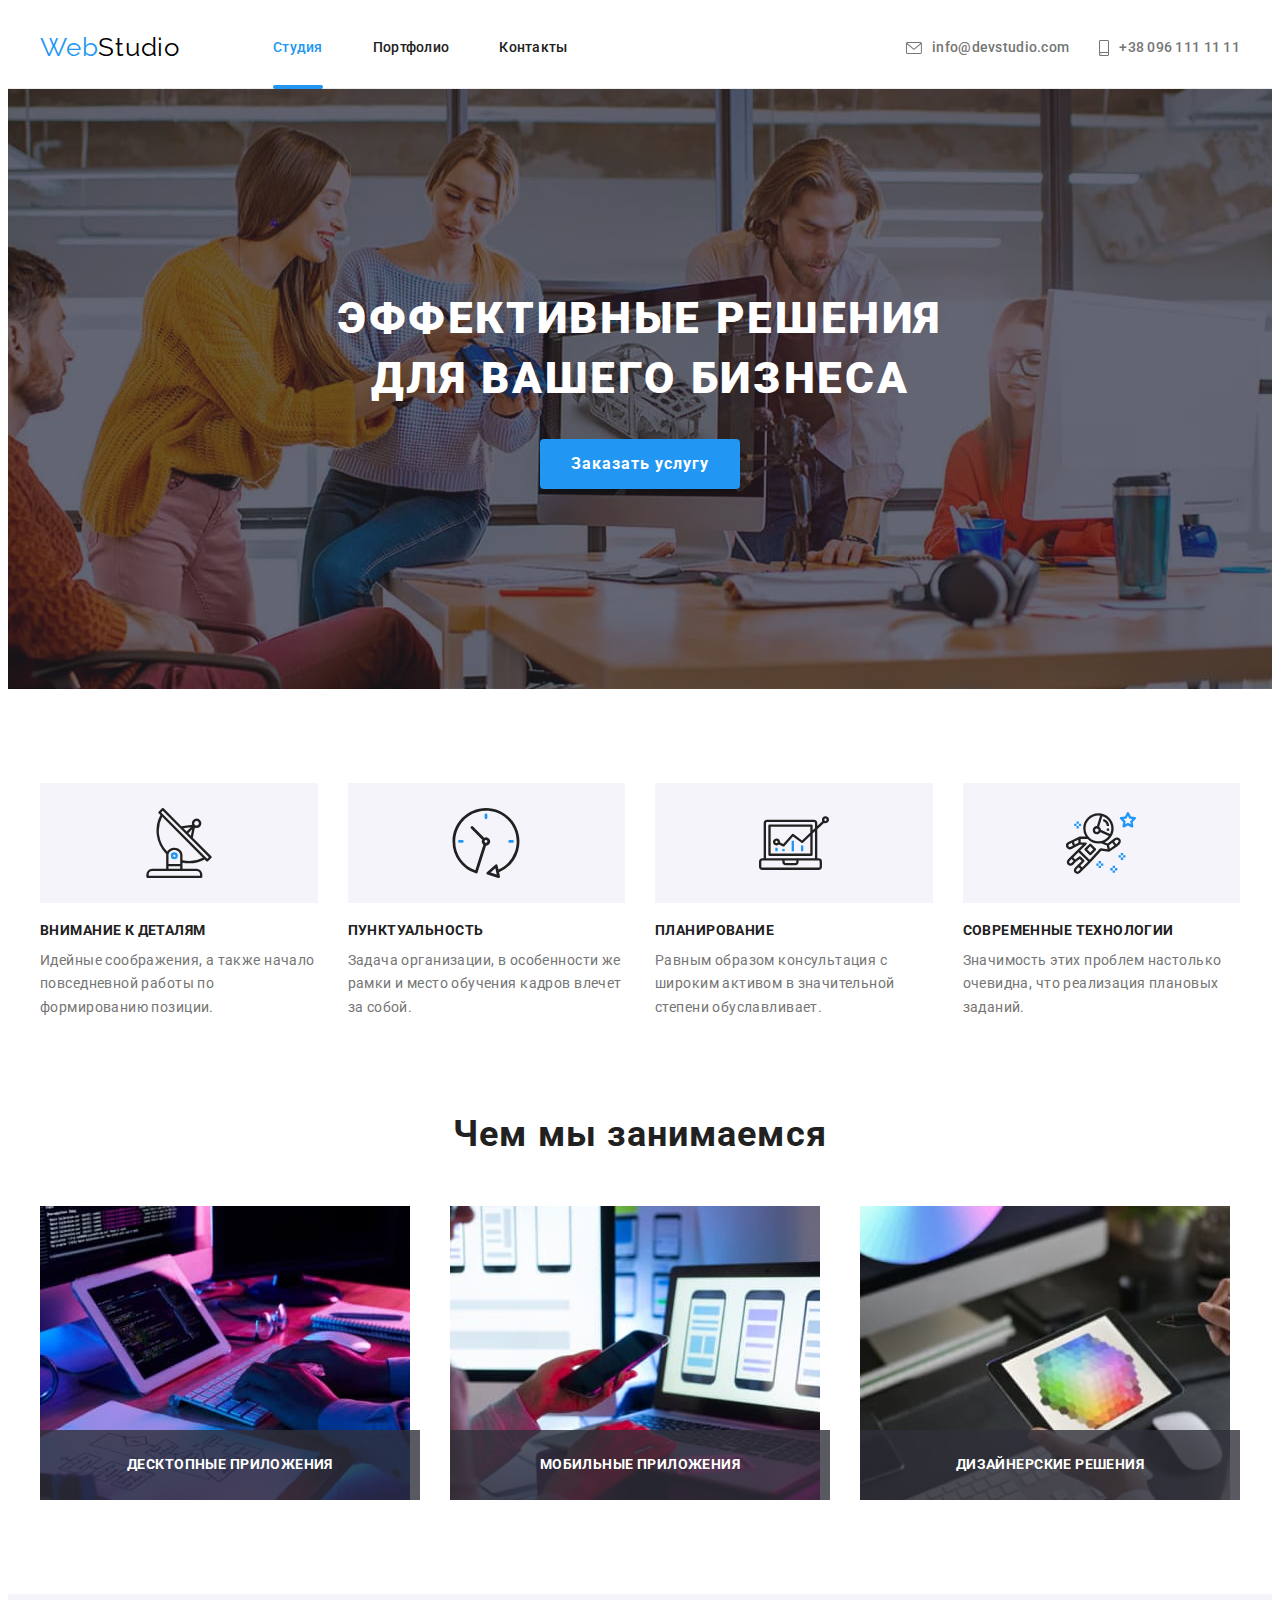
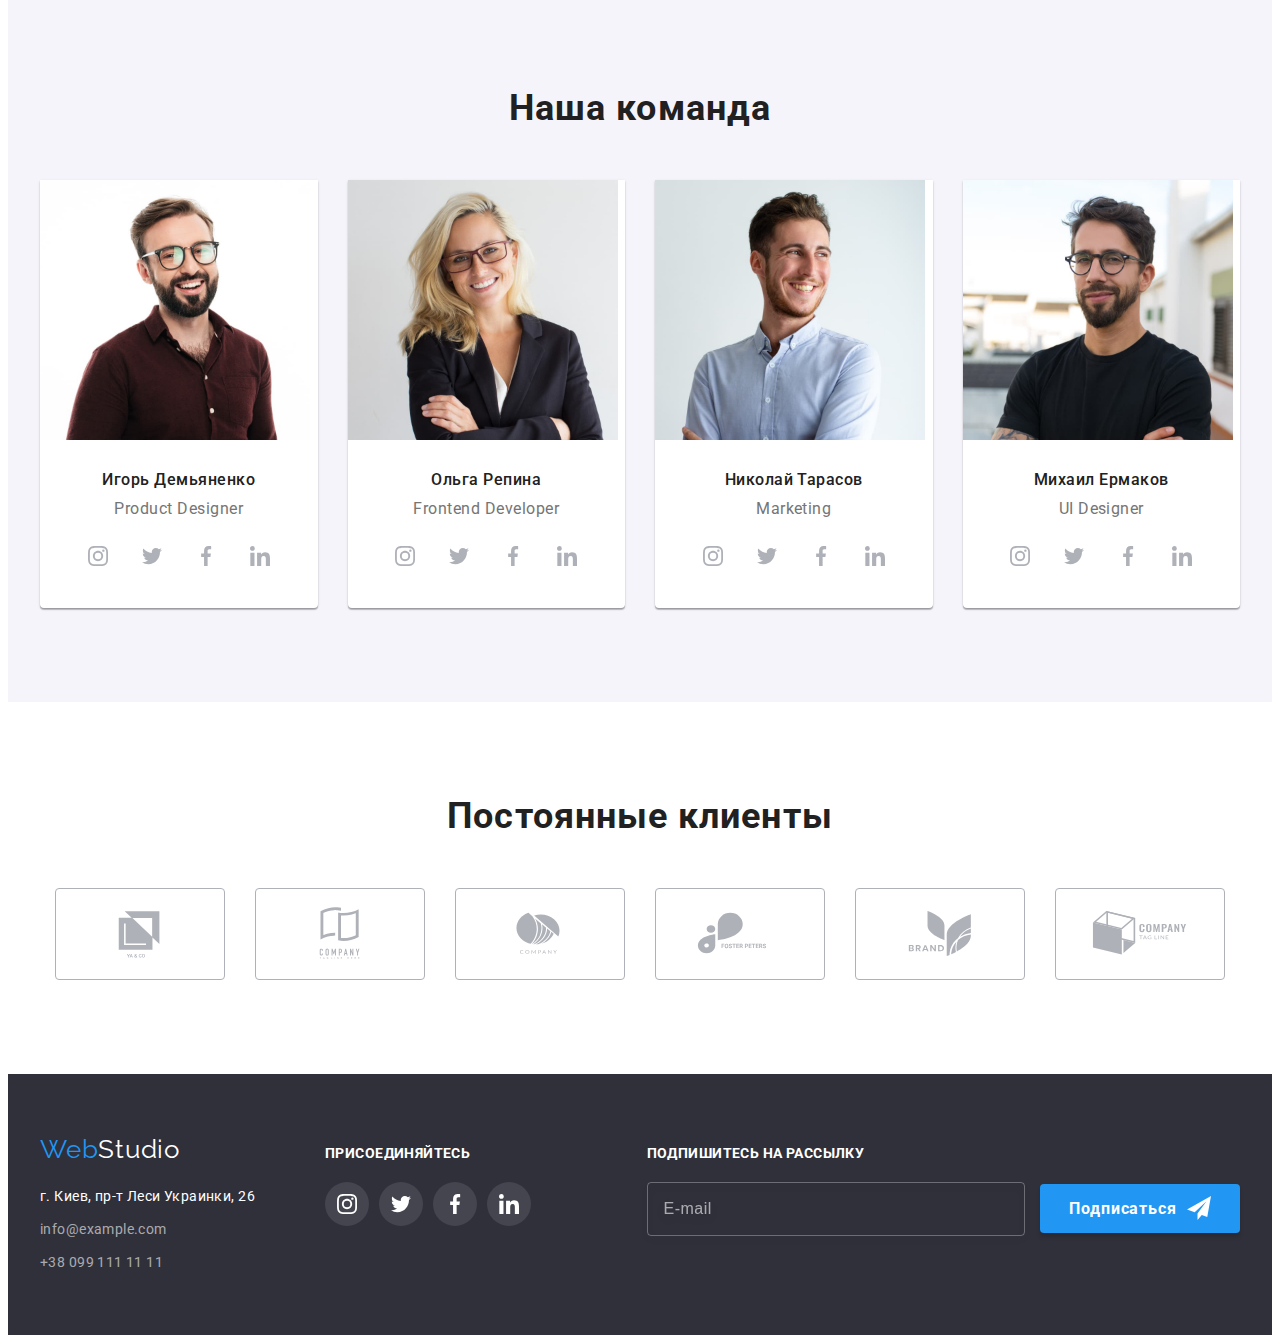
<file: index.html>
<!DOCTYPE html>
<html lang="ru">

<head>
    <meta charset="UTF-8">
    <meta http-equiv="X-UA-Compatible" content="IE=edge">
    <meta name="viewport" content="width=device-width, initial-scale=1.0">
    <title>WebStudio</title>
    <link rel="preconnect" href="https://fonts.gstatic.com">
    <link
        href="https://fonts.googleapis.com/css2?family=Raleway:wght@700&family=Roboto:wght@400;500;700;900&display=swap"
        rel="stylesheet">
    <link rel="stylesheet" href="https://cdnjs.cloudflare.com/ajax/libs/modern-normalize/1.1.0/modern-normalize.min.css"
        integrity="sha512-wpPYUAdjBVSE4KJnH1VR1HeZfpl1ub8YT/NKx4PuQ5NmX2tKuGu6U/JRp5y+Y8XG2tV+wKQpNHVUX03MfMFn9Q=="
        crossorigin="anonymous" referrerpolicy="no-referrer" />
    <link rel="stylesheet" href="https://cdnjs.cloudflare.com/ajax/libs/animate.css/4.1.1/animate.min.css" />
    <link rel="stylesheet" href="./CSS/style.css">
</head>

<body>

    <!-- Шапка -->
    <header class="hat">
        <div class="conteiner header">
            <nav class="hat-nav">
                <a class="logo link animate__heartBeat" href="./">
                    Web<span class="logo-accent-hat">Studio</span>
                </a>
                <ul class="menu list">
                    <li class="menu-item">
                        <a class="menu-link select link" href="./index.html">Студия</a>
                    </li>
                    <li class="menu-item">
                        <a class="menu-link link" href="./portfolio.html">Портфолио</a>
                    </li>
                    <li class="menu-item">
                        <a class="menu-link link" href="#">Контакты</a>
                    </li>
                </ul>
            </nav>
            <ul class="hat-list list">
                <li class="hat-list-item">
                    <a class="contact-list-link link" href="mailto:info@devstudio.com">
                        <svg width="16" height="12" class="hat-icon">
                            <use href="./images/icons.svg#icon-envelope"></use>
                        </svg>

                        info@devstudio.com
                    </a>
                </li>
                <li class="hat-list-item">
                    <a class="contact-list-link link" href="tel:+380961111111">
                        <svg width="10" height="16" class="hat-icon">
                            <use href="./images/icons.svg#icon-smartphone"></use>
                        </svg>
                        +38 096 111 11 11
                    </a>
                </li>
            </ul>
        </div>
    </header>

    <main>
        <!-- Секція Герой -->
        <section class="hero">
            <div class="conteiner">
                <h1 class="hero-title">Эффективные решения для вашего бизнеса</h1>
                <button class="common-btn" type="button" data-modal-open>Заказать услугу</button>
            </div>
        </section>

        <!-- Секція Особливості -->
        <section class="feature section">
            <div class="conteiner">
                <h2 class="visually-hidden">Особенности</h2>
                <ul class="feature-list list">
                    <li class="feature-item">
                        <div class="feature-icon-bg">
                            <svg width="70" height="70">
                                <use href="./images/icons.svg#icon-antenna"></use>
                            </svg>
                        </div>

                        <h3 class="feature-item-title">Внимание к деталям</h3>
                        <p class="paragraph">Идейные соображения, а также начало повседневной работы по формированию
                            позиции.</p>
                    </li>
                    <li class="feature-item">
                        <div class="feature-icon-bg">
                            <svg width="70" height="70">
                                <use href="./images/icons.svg#icon-clock"></use>
                            </svg>
                        </div>

                        <h3 class="feature-item-title">Пунктуальность</h3>
                        <p class="paragraph">Задача организации, в особенности же рамки и место обучения кадров влечет
                            за
                            собой.
                        </p>
                    </li>
                    <li class="feature-item">
                        <div class="feature-icon-bg">
                            <svg width="70" height="70">
                                <use href="./images/icons.svg#icon-diagram"></use>
                            </svg>
                        </div>

                        <h3 class="feature-item-title">Планирование</h3>
                        <p class="paragraph">Равным образом консультация с широким активом в значительной степени
                            обуславливает.
                        </p>
                    </li>
                    <li class="feature-item">
                        <div class="feature-icon-bg">
                            <svg width="70" height="70">
                                <use href="./images/icons.svg#icon-astronaut"></use>
                            </svg>
                        </div>

                        <h3 class="feature-item-title">Современные технологии</h3>
                        <p class="paragraph">Значимость этих проблем настолько очевидна, что реализация плановых
                            заданий.
                        </p>
                    </li>
                </ul>
            </div>

        </section>

        <!-- Секція Приклади робіт -->
        <section class="examples">
            <div class="conteiner">
                <h2 class="section-title">Чем мы занимаемся</h2>
                <ul class="examples-list list">
                    <li class="examples-list-item">
                        <div class="example-thumb">
                            <img class="examples-img" src="./images/box_1.jpg" alt="Структурный набор кода" width="370"
                                height="294">
                            <h3 class="item-name">Десктопные приложения</h3>
                        </div>
                    </li>

                    <li class="examples-list-item">
                        <div class="example-thumb">
                            <img class="examples-img" src="./images/box_2.jpg" alt="Создания панели меню на смартфоне"
                                width="370" height="294">
                            <h3 class="item-name">Мобильные приложения</h3>
                        </div>
                    </li>

                    <li class="examples-list-item">
                        <div class="example-thumb">
                            <img class="examples-img" src="./images/box_3.jpg" alt="Выбор цвета фона на планшете"
                                width="370" height="294">
                            <h3 class="item-name">Дизайнерские решения</h3>
                        </div>
                    </li>
                </ul>
            </div>

        </section>

        <!-- Секція Команда -->
        <section class="team section">
            <div class="conteiner">
                <h2 class="section-title">Наша команда</h2>
                <ul class="team-list list">
                    <li class="team-list-item">
                        <img src="./images/img_team_card_1.jpg" alt="Фото учасника команды" width="270" height="260">
                        <div class="card-name">
                            <h3 class="team-member card">Игорь Демьяненко</h3>
                            <p class="prof card" lang="en">Product Designer</p>

                            <ul class="list-icon list">
                                <li class="item-icon">
                                    <a href="#" class="link-icon">
                                        <svg width="20" height="20" class="logo-icon">
                                            <use href="./images/icons.svg#icon-instagram"></use>
                                        </svg>
                                    </a>
                                </li>
                                <li class="item-icon">
                                    <a href="#" class="link-icon">
                                        <svg width="20" height="20" class="logo-icon">
                                            <use href="./images/icons.svg#icon-twitter"></use>
                                        </svg>
                                    </a>
                                </li>
                                <li class="item-icon">
                                    <a href="#" class="link-icon">
                                        <svg width="20" height="20" class="logo-icon">
                                            <use href="./images/icons.svg#icon-facebook"></use>
                                        </svg>
                                    </a>
                                </li>
                                <li class="item-icon">
                                    <a href="#" class="link-icon">
                                        <svg width="20" height="20" class="logo-icon">
                                            <use href="./images/icons.svg#icon-linkedin"></use>
                                        </svg>
                                    </a>
                                </li>
                            </ul>
                        </div>

                    </li>
                    <li class="team-list-item">
                        <img src="./images/img_team_card_2.jpg" alt="Фото учасника команды" width="270" height="260">
                        <div class="card-name">
                            <h3 class="team-member card">Ольга Репина</h3>
                            <p class="prof card" lang="en">Frontend Developer</p>
                            <ul class="list-icon list">
                                <li class="item-icon">
                                    <a href="#" class="link-icon">
                                        <svg width="20" height="20" class="logo-icon">
                                            <use href="./images/icons.svg#icon-instagram"></use>
                                        </svg>
                                    </a>
                                </li>
                                <li class="item-icon">
                                    <a href="#" class="link-icon">
                                        <svg width="20" height="20" class="logo-icon">
                                            <use href="./images/icons.svg#icon-twitter"></use>
                                        </svg>
                                    </a>
                                </li>
                                <li class="item-icon">
                                    <a href="#" class="link-icon">
                                        <svg width="20" height="20" class="logo-icon">
                                            <use href="./images/icons.svg#icon-facebook"></use>
                                        </svg>
                                    </a>
                                </li>
                                <li class="item-icon">
                                    <a href="#" class="link-icon">
                                        <svg width="20" height="20" class="logo-icon">
                                            <use href="./images/icons.svg#icon-linkedin"></use>
                                        </svg>
                                    </a>
                                </li>
                            </ul>
                        </div>

                    </li>
                    <li class="team-list-item">
                        <img src="./images/img_team_card_3.jpg" alt="Фото учасника команды" width="270" height="260">
                        <div class="card-name">
                            <h3 class="team-member card">Николай Тарасов</h3>
                            <p class="prof card" lang="en">Marketing</p>
                            <ul class="list-icon list">
                                <li class="item-icon">
                                    <a href="#" class="link-icon">
                                        <svg width="20" height="20" class="logo-icon">
                                            <use href="./images/icons.svg#icon-instagram"></use>
                                        </svg>
                                    </a>
                                </li>
                                <li class="item-icon">
                                    <a href="#" class="link-icon">
                                        <svg width="20" height="20" class="logo-icon">
                                            <use href="./images/icons.svg#icon-twitter"></use>
                                        </svg>
                                    </a>
                                </li>
                                <li class="item-icon">
                                    <a href="#" class="link-icon">
                                        <svg width="20" height="20" class="logo-icon">
                                            <use href="./images/icons.svg#icon-facebook"></use>
                                        </svg>
                                    </a>
                                </li>
                                <li class="item-icon">
                                    <a href="#" class="link-icon">
                                        <svg width="20" height="20" class="logo-icon">
                                            <use href="./images/icons.svg#icon-linkedin"></use>
                                        </svg>
                                    </a>
                                </li>
                            </ul>
                        </div>

                    </li>
                    <li class="team-list-item">
                        <img src="./images/img_team_card_4.jpg" alt="Фото учасника команды" width="270" height="260">
                        <div class="card-name">
                            <h3 class="team-member card">Михаил Ермаков</h3>
                            <p class="prof card" lang="en">UI Designer</p>
                            <ul class="list-icon list">
                                <li class="item-icon">
                                    <a href="#" class="link-icon">
                                        <svg width="20" height="20" class="logo-icon">
                                            <use href="./images/icons.svg#icon-instagram"></use>
                                        </svg>
                                    </a>
                                </li>
                                <li class="item-icon">
                                    <a href="#" class="link-icon">
                                        <svg width="20" height="20" class="logo-icon">
                                            <use href="./images/icons.svg#icon-twitter"></use>
                                        </svg>
                                    </a>
                                </li>
                                <li class="item-icon">
                                    <a href="#" class="link-icon">
                                        <svg width="20" height="20" class="logo-icon">
                                            <use href="./images/icons.svg#icon-facebook"></use>
                                        </svg>
                                    </a>
                                </li>
                                <li class="item-icon">
                                    <a href="#" class="link-icon">
                                        <svg width="20" height="20" class="logo-icon">
                                            <use href="./images/icons.svg#icon-linkedin"></use>
                                        </svg>
                                    </a>
                                </li>
                            </ul>
                        </div>

                    </li>
                </ul>
            </div>
        </section>

        <!-- Секція Постійні клієнти -->
        <section class="customers section">
            <div class="conteiner">
                <h2 class="section-title">Постоянные клиенты</h2>
                <ul class="list-icon list">
                    <li class="logo-item">
                        <a href="#" class="logo-link">
                            <svg width="106" height="60" class="logo-icon">
                                <use href="./images/icons.svg#icon-Logo_1"></use>
                            </svg>
                        </a>
                    </li>
                    <li class="logo-item">
                        <a href="#" class="logo-link">
                            <svg width="106" height="60" class="logo-icon">
                                <use href="./images/icons.svg#icon-Logo_2"></use>
                            </svg>
                        </a>
                    </li>
                    <li class="logo-item">
                        <a href="#" class="logo-link">
                            <svg width="106" height="60" class="logo-icon">
                                <use href="./images/icons.svg#icon-Logo_3"></use>
                            </svg>
                        </a>
                    </li>
                    <li class="logo-item">
                        <a href="#" class="logo-link">
                            <svg width="106" height="60" class="logo-icon">
                                <use href="./images/icons.svg#icon-Logo_4"></use>
                            </svg>
                        </a>
                    </li>
                    <li class="logo-item">
                        <a href="#" class="logo-link">
                            <svg width="106" height="60" class="logo-icon">
                                <use href="./images/icons.svg#icon-Logo_5"></use>
                            </svg>
                        </a>
                    </li>
                    <li class="logo-item">
                        <a href="#" class="logo-link">
                            <svg width="106" height="60" class="logo-icon">
                                <use href="./images/icons.svg#icon-Logo_6"></use>
                            </svg>
                        </a>
                    </li>
                </ul>
            </div>
        </section>
    </main>

    <!-- Підвал -->
    <footer class="lowerPart">
        <div class="conteiner footer-column">
            <div class="footer-cont">
                <a class="logo link" href="./">Web<span class="logo-accent-footer">Studio</span> </a>
                <address class="contacts">
                    <p class="add">г. Киев, пр-т Леси Украинки, 26</p>
                    <ul class="contact-list list">
                        <li class="contact-list-item">
                            <a class="contact-list-link link" href="mailto:info@example.com">info@example.com</a>
                        </li>
                        <li class="contact-list-item">
                            <a class="contact-list-link link" href="tel:+380991111111">+38 099 111 11 11</a>
                        </li>
                    </ul>
                </address>
            </div>
            <div class="footer-soc-icon">
                <p class="footer-par">присоединяйтесь</p>
                <ul class="list-icon list">
                    <li class="item-icon">
                        <a href="#" class="link-icon lower">
                            <svg width="20" height="20" class="logo-icon">
                                <use href="./images/icons.svg#icon-instagram"></use>
                            </svg>
                        </a>
                    </li>
                    <li class="item-icon">
                        <a href="#" class="link-icon lower">
                            <svg width="20" height="20" class="logo-icon">
                                <use href="./images/icons.svg#icon-twitter"></use>
                            </svg>
                        </a>
                    </li>
                    <li class="item-icon">
                        <a href="#" class="link-icon lower">
                            <svg width="20" height="20" class="logo-icon">
                                <use href="./images/icons.svg#icon-facebook"></use>
                            </svg>
                        </a>
                    </li>
                    <li class="item-icon">
                        <a href="#" class="link-icon lower">
                            <svg width="20" height="20" class="logo-icon">
                                <use href="./images/icons.svg#icon-linkedin"></use>
                            </svg>
                        </a>
                    </li>
                </ul>
            </div>

            <form class="footer-form" method="POST">
                <p class="footer-form-title">Подпишитесь на рассылку</p>
                <input type="email" name="user-mail" class="footer-form-mail" placeholder="E-mail" required>
                <button type="submit" class="footer-form-button common-btn">
                    Подписаться
                    <svg width="24" height="24" class="footer-form-icon">
                        <use href="./images/icons.svg#icon_send"></use>
                    </svg>
                </button>

            </form>

        </div>

    </footer>

    <div class="backdrop is-hidden" data-modal>
        <div class="modal-window">
            <form action="#" class="modal-form">
                <p class="modal-form-title">Оставьте свои данные, мы вам перезвоним</p>
                <label class="modal-label">
                    Имя
                    <span class="input-wrapper">
                        <input type="text" name="user_name" class="modal-field" required minlength="2"
                            pattern="[a-zA-Zа-яёА-ЯЁ]+" title="Имя должно содержать символы кирилицы или латиницы">
                        <svg width="18" height="18" class="modal-field-icon">
                            <use href="./images/icons.svg#icon-person"></use>
                        </svg>
                    </span>
                </label>
                <label class="modal-label">
                    Телефон
                    <span class="input-wrapper">
                        <input type="tel" name="user_phone" class="modal-field" required
                            pattern="[0-9]{3}-[0-9]{3}-[0-9]{2}-[0-9]{2}" title="097-000-00-00">
                        <svg width="18" height="18" class="modal-field-icon">
                            <use href="./images/icons.svg#icon-phone_black"></use>
                        </svg>
                    </span>
                </label>
                <label class="modal-label">
                    Почта
                    <span class="input-wrapper">
                        <input type="email" name="user_mail" class="modal-field">
                        <svg width="18" height="18" class="modal-field-icon">
                            <use href="./images/icons.svg#icon-email_black"></use>
                        </svg>
                    </span>
                </label>
                <label class="modal-label">
                    Комментарий
                    <textarea name="user_comments" class="modal-area" placeholder="Введите текст"></textarea>
                </label>

                <input class="modal-form-checkbox visually-hidden" type="checkbox" name="user_check"
                    id="agrees_to_the_terms" required>
                <label class="agree-label" for="agrees_to_the_terms">Соглашаюсь с рассылкой и
                    принимаю&nbsp<a href="#" class="modal-form-checkbox-link">Условия договора</a></label>

                <button type="submit" class="modal-form-btn common-btn">Отправить</button>
            </form>
            <button type="button" class="close-button" data-modal-close>
                <svg width="11" height="11" class="modal-close-icon">
                    <use href="./images/icons.svg#icon-close"></use>
                </svg>
            </button>

        </div>
    </div>
    <script src="./JS/modal.js"></script>
</body>

</html>
</file>
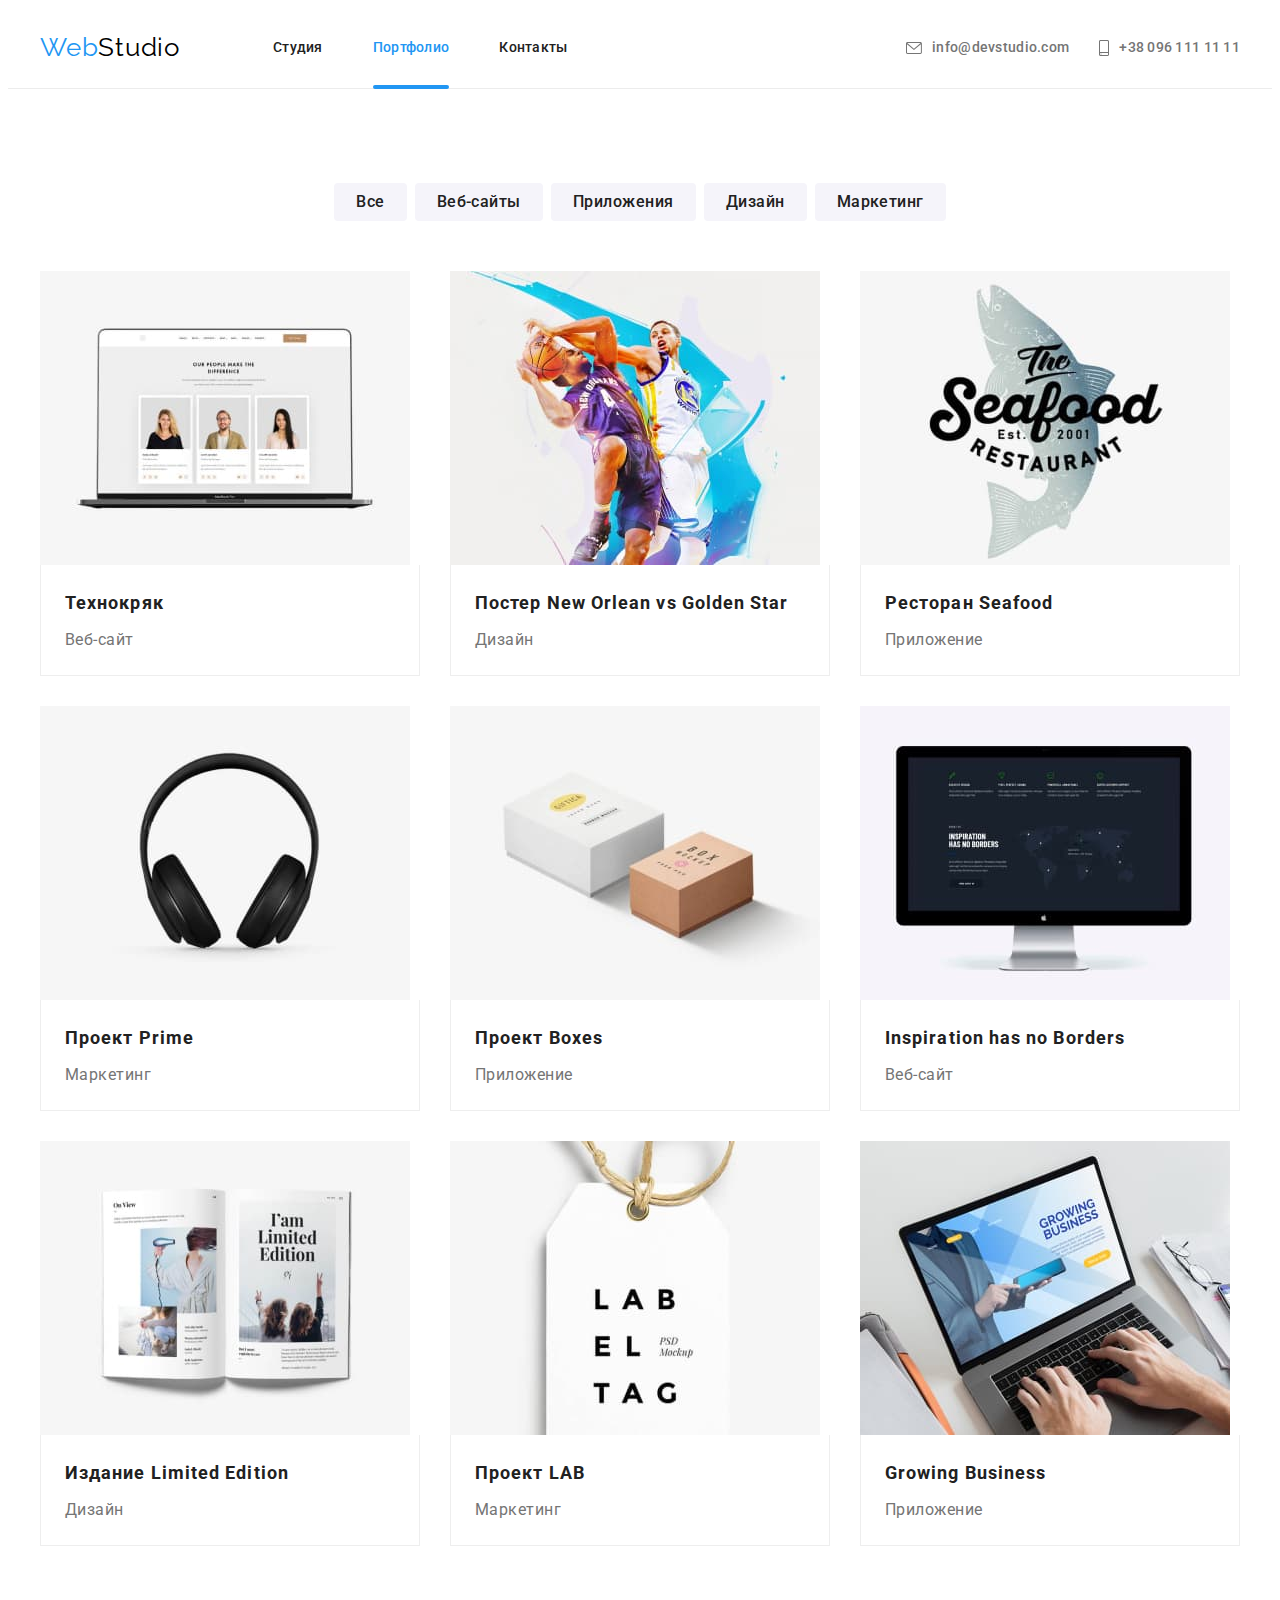
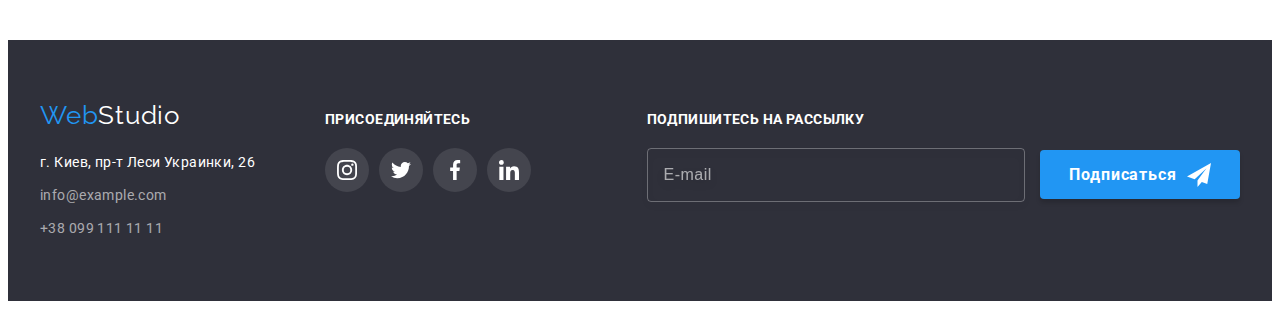
<file: portfolio.html>
<!DOCTYPE html>
<html lang="ru">

<head>
    <meta charset="UTF-8">
    <meta http-equiv="X-UA-Compatible" content="IE=edge">
    <meta name="viewport" content="width=device-width, initial-scale=1.0">
    <title>Portfolio</title>
    <link rel="preconnect" href="https://fonts.gstatic.com">
    <link
        href="https://fonts.googleapis.com/css2?family=Raleway:wght@700&family=Roboto:wght@400;500;700;900&display=swap"
        rel="stylesheet">
    <link rel="stylesheet" href="https://cdnjs.cloudflare.com/ajax/libs/modern-normalize/1.1.0/modern-normalize.min.css"
        integrity="sha512-wpPYUAdjBVSE4KJnH1VR1HeZfpl1ub8YT/NKx4PuQ5NmX2tKuGu6U/JRp5y+Y8XG2tV+wKQpNHVUX03MfMFn9Q=="
        crossorigin="anonymous" referrerpolicy="no-referrer" />
    <link rel="stylesheet" href="./CSS/style.css">
</head>

<body>

    <!-- Шапка -->
    <header class="hat">
        <div class="conteiner header">
            <nav class="hat-nav">
                <a class="logo link" href="./">
                    Web<span class="logo-accent-hat">Studio</span>
                </a>
                <ul class="menu list">
                    <li class="menu-item">
                        <a class="menu-link link" href="./index.html">Студия</a>
                    </li>
                    <li class="menu-item">
                        <a class="menu-link select link" href="./portfolio.html">Портфолио</a>
                    </li>
                    <li class="menu-item">
                        <a class="menu-link link" href="#">Контакты</a>
                    </li>
                </ul>
            </nav>
            <ul class="hat-list list">
                <li class="hat-list-item">
                    <a class="contact-list-link link" href="mailto:info@devstudio.com">
                        <svg width="16" height="12" class="hat-icon">
                            <use href="./images/icons.svg#icon-envelope"></use>
                        </svg>

                        info@devstudio.com
                    </a>
                </li>
                <li class="hat-list-item">
                    <a class="contact-list-link link" href="tel:+380961111111">
                        <svg width="10" height="16" class="hat-icon">
                            <use href="./images/icons.svg#icon-smartphone"></use>
                        </svg>
                        +38 096 111 11 11
                    </a>
                </li>
            </ul>
        </div>
    </header>

    <main>
        <section class="portfolio section conteiner">
            <h1 class="visually-hidden">Портфолио</h1>
            <ul class="filter-list list">
                <li class="filter-item">
                    <button class="filter-button" type="button">Все</button>
                </li>
                <li class="filter-item">
                    <button class="filter-button" type="button">Веб-сайты</button>
                </li>
                <li class="filter-item">
                    <button class="filter-button" type="button">Приложения</button>
                </li>
                <li class="filter-item">
                    <button class="filter-button" type="button">Дизайн</button>
                </li>
                <li class="filter-item">
                    <button class="filter-button" type="button">Маркетинг</button>
                </li>
            </ul>

            <ul class="port-list list">
                <li class="port-item">
                    <a class="port-link link" href="#">
                        <div class="wrapper">
                            <img class="port-img" src="./images/images_portfolio/tehno.jpg" alt="Веб-сайт на ноутбуке"
                                width="370" height="294">
                            <div class="box-overlay">
                                <p class="overlay">Технокряк это современная площадка распространения коронавируса.
                                    Компании
                                    используют эту платформу для цифрового шпионажа и атак на защищённые сервера
                                    конкурентов.</p>
                            </div>
                        </div>

                        <div class="port-title">
                            <h2 class="port-head">Технокряк</h2>
                            <p class="port-disc">Веб-сайт</p>
                        </div>

                    </a>
                </li>
                <li class="port-item">
                    <a class="port-link link" href="#">
                        <div class="wrapper">
                            <img class="port-img" src="./images/images_portfolio/poster.jpg"
                                alt="Два баскетболиста с мячом" width="370" height="294">
                            <div class="box-overlay">
                                <p class="overlay">Технокряк это современная площадка распространения коронавируса.
                                    Компании
                                    используют эту платформу для цифрового шпионажа и атак на защищённые сервера
                                    конкурентов.</p>
                            </div>
                        </div>
                        <div class="port-title">
                            <h2 class="port-head">Постер <span lang="en">New Orlean vs Golden Star</span> </h2>
                            <p class="port-disc">Дизайн</p>
                        </div>

                    </a>
                </li>
                <li class="port-item">
                    <a class="port-link link" href="#">
                        <div class="wrapper">
                            <img class="port-img" src="./images/images_portfolio/seafood.jpg" alt="Эмблема ресторана"
                                width="370" height="294">
                            <div class="box-overlay">
                                <p class="overlay">Технокряк это современная площадка распространения коронавируса.
                                    Компании
                                    используют эту платформу для цифрового шпионажа и атак на защищённые сервера
                                    конкурентов.</p>
                            </div>
                        </div>
                        <div class="port-title">
                            <h2 class="port-head">Ресторан <span lang="en">Seafood</span> </h2>
                            <p class="port-disc">Приложение</p>
                        </div>

                    </a>
                </li>
                <li class="port-item">
                    <a class="port-link link" href="#">
                        <div class="wrapper">
                            <img class="port-img" src="./images/images_portfolio/prime.jpg" alt="Наушники" width="370"
                                height="294">
                            <div class="box-overlay">
                                <p class="overlay">Технокряк это современная площадка распространения коронавируса.
                                    Компании
                                    используют эту платформу для цифрового шпионажа и атак на защищённые сервера
                                    конкурентов.</p>
                            </div>
                        </div>
                        <div class="port-title">
                            <h2 class="port-head">Проект <span lang="en">Prime</span></h2>
                            <p class="port-disc">Маркетинг</p>
                        </div>

                    </a>
                </li>
                <li class="port-item">
                    <a class="port-link link" href="#">
                        <div class="wrapper">
                            <img class="port-img" src="./images/images_portfolio/boxes.jpg" alt="Две коробки"
                                width="370" height="294">
                            <div class="box-overlay">
                                <p class="overlay">Технокряк это современная площадка распространения коронавируса.
                                    Компании
                                    используют эту платформу для цифрового шпионажа и атак на защищённые сервера
                                    конкурентов.</p>
                            </div>
                        </div>
                        <div class="port-title">
                            <h2 class="port-head">Проект <span lang="en">Boxes</span></h2>
                            <p class="port-disc">Приложение</p>
                        </div>

                    </a>
                </li>
                <li class="port-item">
                    <a class="port-link link" href="#">
                        <div class="wrapper">
                            <img class="port-img" src="./images/images_portfolio/inspiration.jpg" alt="Монитор"
                                width="370" height="294">
                            <div class="box-overlay">
                                <p class="overlay">Технокряк это современная площадка распространения коронавируса.
                                    Компании
                                    используют эту платформу для цифрового шпионажа и атак на защищённые сервера
                                    конкурентов.</p>
                            </div>
                        </div>
                        <div class="port-title">
                            <h2 class="port-head" lang="en">Inspiration has no Borders</h2>
                            <p class="port-disc">Веб-сайт</p>
                        </div>

                    </a>
                </li>

                <li class="port-item">
                    <a class="port-link link" href="#">
                        <div class="wrapper">
                            <img class="port-img" src="./images/images_portfolio/limited_edition.jpg" alt="Журнал"
                                width="370" height="294">
                            <div class="box-overlay">
                                <p class="overlay">Технокряк это современная площадка распространения коронавируса.
                                    Компании
                                    используют эту платформу для цифрового шпионажа и атак на защищённые сервера
                                    конкурентов.</p>
                            </div>
                        </div>
                        <div class="port-title">
                            <h2 class="port-head">Издание <span lang="en">Limited Edition</span></h2>
                            <p class="port-disc">Дизайн</p>
                        </div>

                    </a>
                </li>
                <li class="port-item">
                    <a class="port-link link" href="#">
                        <div class="wrapper">
                            <img class="port-img" src="./images/images_portfolio/project_lab.jpg" alt="Етикетка"
                                width="370" height="294">
                            <div class="box-overlay">
                                <p class="overlay">Технокряк это современная площадка распространения коронавируса.
                                    Компании
                                    используют эту платформу для цифрового шпионажа и атак на защищённые сервера
                                    конкурентов.</p>
                            </div>
                        </div>
                        <div class="port-title">
                            <h2 class="port-head">Проект LAB</h2>
                            <p class="port-disc">Маркетинг</p>
                        </div>

                    </a>
                </li>
                <li class="port-item">
                    <a class="port-link link" href="#">
                        <div class="wrapper">
                            <img class="port-img" src="./images/images_portfolio/growing_business.jpg"
                                alt="Веб-сайт на ноутбуке" width="370" height="294">
                            <div class="box-overlay">
                                <p class="overlay">Технокряк это современная площадка распространения коронавируса.
                                    Компании
                                    используют эту платформу для цифрового шпионажа и атак на защищённые сервера
                                    конкурентов.</p>
                            </div>
                        </div>
                        <div class="port-title">
                            <h2 class="port-head" lang="en">Growing Business</h2>
                            <p class="port-disc">Приложение</p>
                        </div>

                    </a>
                </li>
            </ul>
        </section>
    </main>

    <!-- Підвал -->
    <footer class="lowerPart">
        <div class="conteiner footer-column">
            <div class="footer-cont">
                <a class="logo link" href="./">Web<span class="logo-accent-footer">Studio</span> </a>
                <address class="contacts">
                    <p class="add">г. Киев, пр-т Леси Украинки, 26</p>
                    <ul class="contact-list list">
                        <li class="contact-list-item">
                            <a class="contact-list-link link" href="mailto:info@example.com">info@example.com</a>
                        </li>
                        <li class="contact-list-item">
                            <a class="contact-list-link link" href="tel:+380991111111">+38 099 111 11 11</a>
                        </li>
                    </ul>
                </address>
            </div>
            <div class="footer-soc-icon">
                <p class="footer-par">присоединяйтесь</p>
                <ul class="list-icon list">
                    <li class="item-icon">
                        <a href="#" class="link-icon lower">
                            <svg width="20" height="20" class="logo-icon">
                                <use href="./images/icons.svg#icon-instagram"></use>
                            </svg>
                        </a>
                    </li>
                    <li class="item-icon">
                        <a href="#" class="link-icon lower">
                            <svg width="20" height="20" class="logo-icon">
                                <use href="./images/icons.svg#icon-twitter"></use>
                            </svg>
                        </a>
                    </li>
                    <li class="item-icon">
                        <a href="#" class="link-icon lower">
                            <svg width="20" height="20" class="logo-icon">
                                <use href="./images/icons.svg#icon-facebook"></use>
                            </svg>
                        </a>
                    </li>
                    <li class="item-icon">
                        <a href="#" class="link-icon lower">
                            <svg width="20" height="20" class="logo-icon">
                                <use href="./images/icons.svg#icon-linkedin"></use>
                            </svg>
                        </a>
                    </li>
                </ul>
            </div>
            <form class="footer-form" method="POST">
                <p class="footer-form-title">Подпишитесь на рассылку</p>
                <input type="email" name="user-mail" class="footer-form-mail" placeholder="E-mail" required>
                <button type="submit" class="footer-form-button common-btn">
                    Подписаться
                    <svg width="24" height="24" class="footer-form-icon">
                        <use href="./images/icons.svg#icon_send"></use>
                    </svg>
                </button>

            </form>

        </div>

    </footer>
</body>

</html>
</file>
<file: CSS/style.css>
:root{
--page-color: #FFFFFF;
--cont-alfa-color: rgba(255, 255, 255, 0.6);
--logo-color: #000000;
--logo-icon-color:#AFB1B8;
--grand-color: #212121;
--indent-color: #757575;
--style-color: #2196F3;
--button-hower-color: #188CE8;
--section-color: #F5F4FA;


--main-font: 'Roboto', sans-serif;
--another-font: 'Raleway', sans-serif;
}

body{
    color: var(--grand-color);
    background-color: var(--page-color);
    font-family: var(--main-font);
    font-size: 14px;
    letter-spacing: 0.03em;
}

.conteiner{
    width: 1200px;
    padding-left: 15px;
    padding-right: 15px;
    margin-left: auto;
    margin-right: auto;
    /* outline: 2px solid red; */
}

.section{
    padding-top: 94px;
    padding-bottom: 94px;
}

.link{
    text-decoration: none;

    transition: color 250ms cubic-bezier(0.4, 0, 0.2, 1);
}

.list{
    margin-top: 0;
    margin-bottom: 0;
    padding-left: 0;
    list-style: none;
}

h1, h2, h3, h4, h5, h6, p{
    margin-top: 0;
    margin-bottom: 0;
}

img{
    display: block;
    max-width: 100%;
}

.common-btn{
    min-width: 200px;
    border: none;
    border-radius: 4px;
    box-shadow: 0px 4px 4px rgba(0, 0, 0, 0.15);

    padding: 10px;
    color: var(--page-color);
    background-color: var(--style-color);
    font-family: inherit;
    font-weight: 700;
    font-size: 16px;
    line-height: 1.87;
    letter-spacing: 0.06em;
    cursor: pointer;

    transition: background-color 250ms cubic-bezier(0.4, 0, 0.2, 1);
}

.visually-hidden {
    position: absolute !important;
    clip: rect(1px 1px 1px 1px);
    /* IE6, IE7 */
    clip: rect(1px, 1px, 1px, 1px);
    padding: 0 !important;
    border: 0 !important;
    height: 1px !important;
    width: 1px !important;
    overflow: hidden;
}



/*-- Стилі Хедера --*/

.hat{
    border-bottom: 1px solid #ECECEC;
    
}

.conteiner.header{
    display: flex;
    align-items: center;
    /* background-color: salmon; */
}

.hat-nav{
    display: flex;
    align-items: center;
}


.logo{
    color: var(--style-color);
    font-family: var(--another-font);
    font-size: 26px;
    line-height: 1.2;
    letter-spacing: 0.03em;
    animation-duration: 1500ms;
}

.logo-accent-hat{
    color: var(--logo-color);
}

.menu{
    display: flex;
    margin-left: 93px;
}

.menu-item:not(:last-child){
    margin-right: 50px;
}

.menu-item{
    position: relative;
}

.menu-link{
    display: block;
    padding-top: 32px;
    padding-bottom: 32px;

    color:inherit;
    font-weight: 500;
    line-height: 1.14;
    letter-spacing: 0.02em;    
}

.menu-link.select {
    color: var(--style-color);
}

.select::after{
    content: "";
    position: absolute;
    left: 0;
    bottom: -1px;
    display: block;
    background-color: var(--style-color);
    width: 100%;
    height: 4px;
    border-radius: 2px;
}

.hat-list{
    display: flex;
    margin-left: auto;
}

.hat-list-item:not(:last-child){
    margin-right: 30px;
}


.hat .contact-list-link {
    display: inline-flex;
    align-items: center;
    padding-top: 32px;
    padding-bottom: 32px;

    color: var(--indent-color);
    font-weight: 500;
    line-height: 1.14;
    letter-spacing: 0.02em;
}

.hat-icon {
    margin-right: 10px;
    fill: currentColor;
}


/* Стилі секції Хіро */

.hero{
    
    max-width: 1600px;
    margin-left: auto;
    margin-right: auto;
    padding-top: 200px;
    padding-bottom: 200px;
    background-color: #C4C4C4;
    background-image: linear-gradient(
        rgba(47, 48, 58, 0.4),
        rgba(47, 48, 58, 0.4)),
        url("../images/hero_img.jpg");
    background-position: center;
    background-size: cover;
    text-align: center;
}

.hero-title{
    width: 696px;
    margin-left: auto;
    margin-right: auto;
    margin-bottom: 30px;

    color: var(--page-color);
    font-weight: 900;
    font-size: 44px;
    line-height: 1.36;
    letter-spacing: 0.06em;
    text-transform: uppercase;
}


/* Стилі секції Особливості */

.feature-list{
    display: flex;
    flex-wrap: wrap;
    margin-top: -30px;
    margin-left: -30px;
    /* background-color: salmon; */
}

.feature-item{
    margin-top: 30px;
    margin-left: 30px;
    flex-basis: calc((100% - 120px) / 4);
}

.feature-icon-bg{
    display: flex;
    justify-content: center;
    align-items: center;
    height: 120px;
    margin-bottom: 20px;
    
    background-color: var(--section-color);
}


.feature-item-title {
    margin-bottom: 10px;
    font-size: inherit;
    line-height: 1.14;
    text-transform: uppercase;
}

.paragraph{
    color: var(--indent-color);
    line-height: 1.71;
}


/* Стилі секції Приклади робіт */

.examples{
    padding-bottom: 94px;
}

.examples-list{
    display: flex;
    flex-wrap: wrap;
    margin-top: -30px;
    margin-left: -30px;
}

.examples-list-item{
    margin-top: 30px;
    margin-left: 30px;
    flex-basis: calc(100% / 3 - 30px);
}

.example-thumb{
    position: relative;
}

.item-name{
    position: absolute;
    bottom: 0;

    width: 100%;
    padding: 27px 0;

    color: var(--page-color);
    background-color: rgba(47, 48, 58, 0.8);
    font-size: inherit;
    line-height: 1.14;
    text-align: center; 
    text-transform: uppercase;
}



/* Стилі секції Команда */

.team{
    background-color: var(--section-color);
}

.section-title{
    margin-bottom: 50px;

    font-size: 36px;
    line-height: 1.16;
    text-align: center;
    letter-spacing: 0.03em;
}

.team-list{
    display: flex;
    flex-wrap: wrap;
    margin-top: -30px;
    margin-left: -30px;
}

.team-list-item{
    flex-basis: calc(100% / 4 - 30px);
    margin-top: 30px;
    margin-left: 30px;

    background-color: var(--page-color);
    border-radius: 0px 0px 4px 4px;
    box-shadow: 0px 1px 3px rgba(0, 0, 0, 0.12),
    0px 1px 1px rgba(0, 0, 0, 0.14),
    0px 2px 1px rgba(0, 0, 0, 0.2);
}


.card-name{
    padding-top: 30px;
    padding-bottom: 30px;
}


.card{
    font-size: 16px;
    line-height: 1.1875;
    letter-spacing: 0.03em;
    text-align: center;
}

.team-member {
    margin-bottom: 10px;
    font-weight: 500;
}

.prof{
    margin-bottom: 16px;
    color: var(--indent-color); 
}

.list-icon{
    display: flex;
    justify-content: center;
}

.item-icon:not(:last-child){
    margin-right: 10px;
}

.link-icon{
    display: flex;
    padding: 12px;
    fill: var(--logo-icon-color);
    border-radius: 50%;

    transition: fill 250ms cubic-bezier(0.4, 0, 0.2, 1),
    background-color 250ms cubic-bezier(0.4, 0, 0.2, 1);
}


/* Стилі секції Постійні клієнти */



.logo-item:not(:last-child) {
    margin-right: 30px;
}

.logo-link {
    display: flex;
    padding: 15px 31px;
    fill: var(--logo-icon-color);
    border: 1px solid var(--logo-icon-color);
    border-radius: 4px;

    transition: fill 250ms cubic-bezier(0.4, 0, 0.2, 1),
    border 250ms cubic-bezier(0.4, 0, 0.2, 1);
}

.logo-link:hover,
.logo-link:focus {
    fill: var(--style-color);
    border-color: var(--style-color);
}


/* Стилі Портфоліо */


.filter-list{
    display: flex;
    justify-content: center;
    margin-bottom: 50px;
}

.filter-item:not(:last-child) {
    margin-right: 8px;
}

.filter-button{
    border: none;
    border-radius: 4px;
    
    padding-top: 6px;
    padding-bottom: 6px;
    padding-left: 22px;
    padding-right: 22px;

    color: inherit;
    background-color: var(--section-color);
    font-family: inherit;
    font-weight: 500;
    font-size: 16px;
    line-height: 1.62;
    letter-spacing: 0.03em;
    text-align: center;
    cursor: pointer;

    transition: color 250ms cubic-bezier(0.4, 0, 0.2, 1),
    background-color 250ms cubic-bezier(0.4, 0, 0.2, 1),
    box-shadow 250ms cubic-bezier(0.4, 0, 0.2, 1);
}



.filter-button:hover,
.filter-button:focus{
    
    color: var(--page-color);
    background-color: var(--style-color);
   
    box-shadow: 0px 3px 1px rgba(0, 0, 0, 0.1),
    0px 1px 2px rgba(0, 0, 0, 0.08),
    0px 2px 2px rgba(0, 0, 0, 0.12);
    
}


.port-list{
    display: flex;
    flex-wrap: wrap;
    margin-top: -30px;
    margin-left: -30px;
}


.port-item{
    margin-top: 30px;
    margin-left: 30px;
    flex-basis: calc(100% / 3 - 30px);

}

.port-link{
    display: block;

    transition: box-shadow 250ms cubic-bezier(0.4, 0, 0.2, 1);
}

.port-link:hover,
.port-link:focus {
    box-shadow: 0px 1px 1px rgba(0, 0, 0, 0.12),
    0px 4px 4px rgba(0, 0, 0, 0.06),
    1px 4px 6px rgba(0, 0, 0, 0.16);
}

.wrapper{
    position: relative;
    overflow: hidden;
   
}

.box-overlay{
    display: flex;
    padding-left: 24px;
    padding-right: 24px;
    justify-content: center;
    align-items: center;
    position: absolute;
    width: 100%;
    height: 100%;
    top: 0;
    left: 0;
    transform: translateY(100%);
    background-color: rgba(33, 150, 243, 0.9);
    overflow: auto;
    transition: transform 250ms cubic-bezier(0.4, 0, 0.2, 1);

}

.overlay{
    color: var(--page-color);
    font-size: 18px;
    line-height: 1.56;
    letter-spacing: 0.03em;  
}

.port-link:hover .box-overlay,
.port-link:focus .box-overlay {
    transform: translateY(0);
}


.port-title{
    padding: 20px 24px;
    border: 1px solid #EEEEEE;
    border-top: 0;
}

.port-head{
    margin-bottom: 4px;

    color: var(--grand-color);
    font-size: 18px;
    line-height: 2.0;
    letter-spacing: 0.06em;
    
}

.port-disc{
    font-size: 16px;
    line-height: 1.87;
    letter-spacing: 0.03em;
    color: var(--indent-color);
}


/* Стилі футера */


.lowerPart{
    padding-top: 60px;
    padding-bottom: 60px;
    background-color: #2F303A;
}

.lowerPart .logo {
    display: inline-block;
    margin-bottom: 20px;
}


.logo-accent-footer{
    color: var(--page-color);
}

.contacts{    
    font-style: normal;
}


.add{
    margin-bottom: 9px;
    
    color: var(--page-color);
    line-height: 1.71;
}

.contact-list-item:not(:last-child){
    margin-bottom: 9px;
}

.contact-list .contact-list-link {
    color:var(--cont-alfa-color);
    line-height: 1.71;    
}

.menu-link:hover,
.menu-link:focus,
.contact-list-link:hover,
.contact-list-link:focus {
    color: var(--style-color)
}


.footer-column{
    display: flex;
    align-items: baseline;
}

.footer-cont{
margin-right: 70px;
}


.footer-par{
    margin-bottom: 20px;
    color: var(--page-color); 
    font-weight: 700;
    line-height: 1.14;
    text-transform: uppercase;
}

.link-icon.lower{
    fill: var(--page-color);
    background-color: rgba(255, 255, 255, 0.1);
}

.link-icon:hover,
.link-icon:focus {
    fill: var(--page-color);
    background-color: var(--style-color);
}

/* Стилі ФОРМИ футера */

.footer-form{
    margin-left: auto;
}

.footer-form-title{
  
    font-weight: 700;
    line-height: 1.14;
    text-transform: uppercase;
    color: var(--page-color);

    margin-bottom: 20px;
}

.footer-form-mail{
    width: 358px;
    height: 50px;
    margin-right: 12px;
    padding-left: 16px;
    color: var(--page-color);
    background-color: transparent;
    font-size: 16px;
    line-height: 1.87;
    letter-spacing: 0.06em;
    border: 1px solid rgba(255, 255, 255, 0.3);
    filter: drop-shadow(0px 4px 4px rgba(0, 0, 0, 0.15));
    border-radius: 4px;
    transition: border-color 250ms cubic-bezier(0.4, 0, 0.2, 1);
}



.footer-form-mail::placeholder{
    font-family: inherit;
    color: rgba(255, 255, 255, 0.6);
    font-size: 16px;
    line-height: 1.25;
    letter-spacing: 0.03em;
}

.footer-form-button{
    display: inline-flex;
    justify-content: center;
    align-items: center;
       
}

.common-btn:hover,
.common-btn:focus {
    background-color: var(--button-hower-color);
}



.footer-form-icon{
    margin-left: 10px;
}



/* Стилі мадалки */

.backdrop{
    position: fixed;
    top:0;
    left: 0;
    width: 100vw;
    height: 100vh;
    background-color: rgba(0, 0, 0, 0.2);
    transition: opacity 350ms cubic-bezier(0.4, 0, 0.2, 1),  
    visibility 3500ms cubic-bezier(0.4, 0, 0.2, 1);
}

.modal-window{
    position: absolute;
    top:50%;
    left: 50%;
    padding: 40px;
    transform: translate(-50%, -50%);
    min-width: 528px;
    min-height: 581px;
    background-color: var(--page-color);
    border-radius: 4px;
    box-shadow: 0px 1px 3px rgba(0, 0, 0, 0.12),
    0px 1px 1px rgba(0, 0, 0, 0.14),
    0px 2px 1px rgba(0, 0, 0, 0.2);
    transition: transform 500ms cubic-bezier(0.4, 0, 0.2, 1);
}

.modal-form-title{
    margin-bottom: 12px;

    font-weight: 700;
    font-size: 20px;
    line-height: 1.15;
    text-align: center;
    letter-spacing: 0.03em;

    color:var(--grand-color);
}

.modal-label{
    display: block;
    font-size: 12px;
    line-height: 1.166;
    letter-spacing: 0.01em;
    color: var(--indent-color);
}

.modal-label:nth-of-type(-n+3){
    margin-bottom: 10px;
}

.input-wrapper{
    display: block;
    position: relative;
    margin-top: 4px;
}


.modal-field {
    width: 100%;
    height: 40px;
    font-size: 16px;
    padding-left: 42px;

    border: 1px solid rgba(33, 33, 33, 0.2);
    border-radius: 4px;
    transition: border-color 250ms cubic-bezier(0.4, 0, 0.2, 1);
}

.modal-field-icon{
    position: absolute;
    top: 50%;
    left: 12px;
    transform: translateY(-50%);
    fill: var(--grand-color);
    transition: fill 250ms cubic-bezier(0.4, 0, 0.2, 1);
}

.modal-field:focus,
.modal-area:focus,
.footer-form-mail:focus {
    outline: none;
    border-color: var(--style-color);   
}


.modal-field:focus + .modal-field-icon{
    fill: var(--style-color);
}

.modal-area{
    width: 100%;
    height: 120px;
    margin-top:4px;
    padding: 12px 16px;

    border: 1px solid rgba(33, 33, 33, 0.2);
    border-radius: 4px;
    resize: none;
    transition: border-color 250ms cubic-bezier(0.4, 0, 0.2, 1);
}

.modal-area::placeholder{
    
    font-size: 12px;
    line-height: 1.166;
    letter-spacing: 0.01em;
    color: rgba(117, 117, 117, 0.5);
}




.agree-label{
    display: flex;
    justify-content: center;
    align-items: center;
    margin-top: 20px;
    margin-bottom: 30px;
    
    font-size: 14px;
    line-height: 1.71;
    letter-spacing: 0.03em;
    color: var(--indent-color);

}

.agree-label::before{
    content:"";
    width: 16px;
    height: 15px;
    margin-right: 8px;
    border: 2px solid var(--grand-color);
    border-radius: 2px;
    cursor: pointer;
    transition: background-color 250ms cubic-bezier(0.4, 0, 0.2, 1);
}

.modal-form-checkbox:checked + .agree-label::before {

    background-color: var(--style-color);
    background-image: url(../images/icon_check.svg);
    background-repeat: no-repeat;
    border: none;
}

.modal-form-checkbox:focus + .agree-label::before{
    box-shadow: 0 0 0 2px var(--style-color);
}

.modal-form-checkbox-link{
    color: var(--style-color);
}

.modal-form-btn{
    display: block;
    margin: 0 auto;
}


.close-button{
    display: flex;
    justify-content: center;
    align-items: center;
    padding: 0;
    position: absolute;
    top: 8px;
    right: 8px;
    width: 30px;
    height: 30px;
    border: 1px solid rgba(0, 0, 0, 0.1);
    border-radius: 50%;
    background-color: transparent;
    cursor: pointer;
    transition: fill 250ms cubic-bezier(0.4, 0, 0.2, 1);
}

.close-button:hover,
.close-button:focus {
    fill: var(--style-color);
}

.is-hidden {
    opacity: 0;
    pointer-events: none;
    visibility: hidden;
}

.is-hidden .modal-window{
    transform: translate(-50%, -50%) scale(1.1);
    
}
</file>
